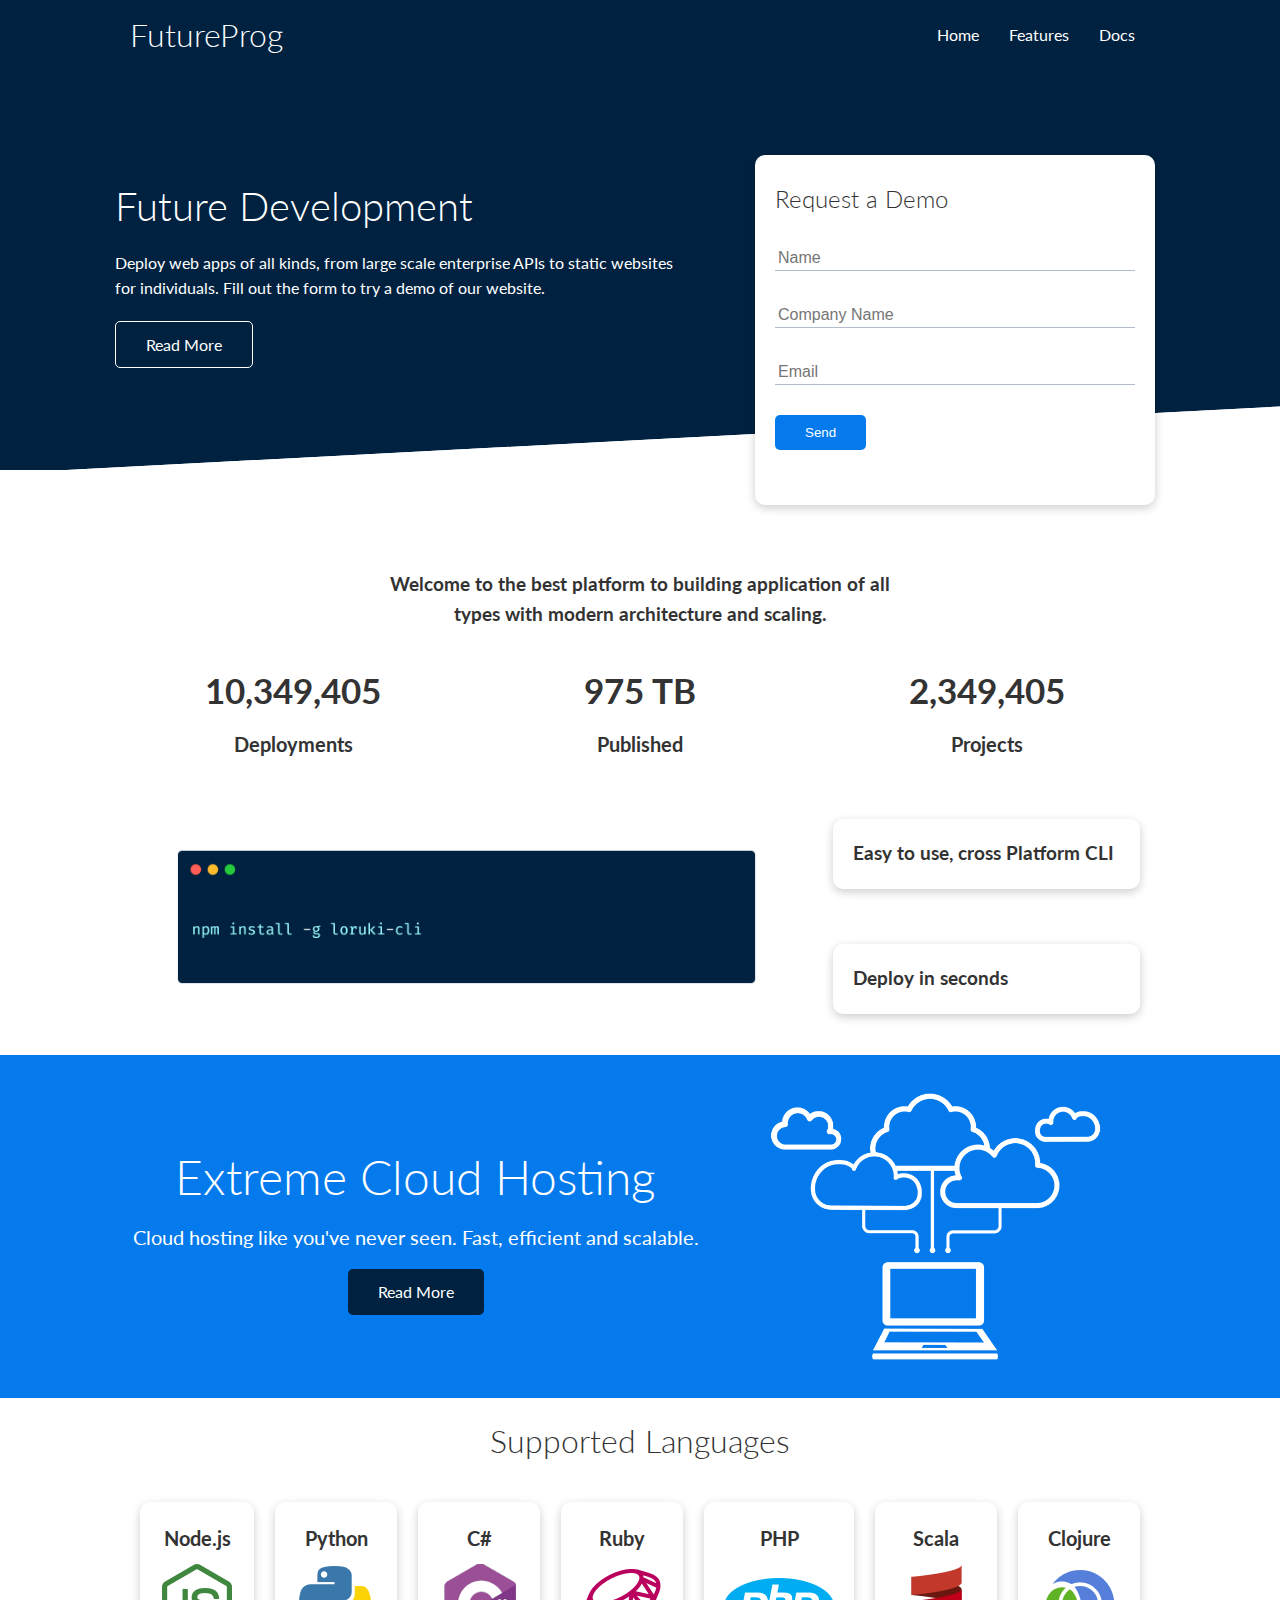
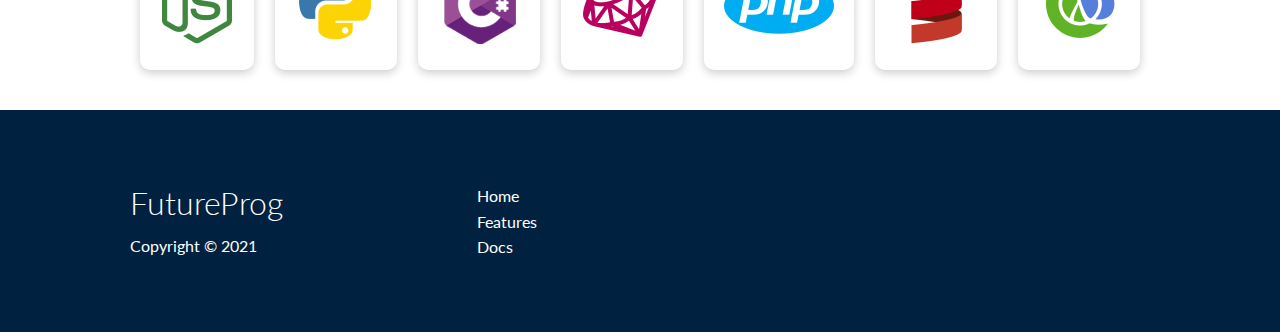
<file: index.html>
<!DOCTYPE html>
<html lang="en">
<head>
    <meta charset="UTF-8">
    <meta http-equiv="X-UA-Compatible" content="IE=edge">
    <meta name="viewport" content="width=device-width, initial-scale=1.0">
    
    <link rel="stylesheet" href="https://cdnjs.cloudflare.com/ajax/libs/font-awesome/5.15.3/css/all.min.css" integrity="sha512-iBBXm8fW90+nuLcSKlbmrPcLa0OT92xO1BIsZ+ywDWZCvqsWgccV3gFoRBv0z+8dLJgyAHIhR35VZc2oM/gI1w==" crossorigin="anonymous" referrerpolicy="no-referrer" />

    <link rel="stylesheet" href="css/style.css">

    <title>FutureProg</title>
</head>
<body>
    <!-- Navbar -->

    <div class="navbar">
        <div class="container flex">
            <h1 class="logo">FutureProg</h1>
        
        <nav>
            <ul>
                <li><a href="index.html">Home</a></li>
                <li><a href="features.html">Features</a></li>
                <li><a href="docs.html">Docs</a></li>
            </ul>
        </nav>
       </div>
    </div>

    <!-- Showcase -->
    <section class="showcase">
        <div class="container grid">
            <div class="showcase-text">
                <h1>Future Development</h1>
                <p>Deploy web apps of all kinds, from
                    large scale enterprise APIs to static
                    websites for individuals. Fill out the
                    form to try a demo of our website.
                </p>
                <a href="features.html" class="btn btn-outline">Read More</a>
            </div>

            <div class="showcase-form card">
                <h2>Request a Demo</h2>
                <form>
                    <div class="form-control">
                        <input type="text" name="name" placeholder="Name" required>
                    </div>
                    <div class="form-control">
                        <input type="text" name="company" placeholder="Company Name" required>
                    </div>
                    <div class="form-control">
                        <input type="email" name="email" placeholder="Email" required>
                    </div>

                    <input type="submit" value="Send" class="btn btn-primary">
                </form>
            </div>
        </div>
    </section>

    <!-- Stats -->

    <section class="stats">
        <div class="container">
            <h3 class="stats-heading text-center my-1">
                Welcome to the best platform to building application
                of all types with modern architecture and scaling.
            </h3>

            <div class="grid grid-3 text-center my-3">
                <div>
                    <i class="fas fa-server fa-3x"></i>
                    <h3>10,349,405</h3>
                    <p class="text-secondary">Deployments</p>
                </div>
                <div>
                    <i class="fas fa-upload fa-3x"></i>
                    <h3>975 TB</h3>
                    <p class="text-secondary">Published</p>
                </div>
                <div>
                    <i class="fas fa-project-diagram fa-3x"></i>
                    <h3>2,349,405</h3>
                    <p class="text-secondary">Projects</p>
                </div>
            </div>
        </div>
    </section>

    <section class="cli">
        <div class="container grid">
            <img src="images/cli.png" alt="">
            <div class="card">
                <h3>Easy to use, cross Platform CLI</h3>
            </div>
            <div class="card">
                <h3>Deploy in seconds</h3>
            </div>
        </div>
    </section>


    <!-- Cloud -->

    <section class="cloud bg-primary my-2 py-2">
              <div class="container grid">
                  <div class="text-center">
                      <h2 class="lg">Extreme Cloud Hosting</h2>
                      <p class="lead my-1">Cloud hosting like you've never seen.
                          Fast, efficient and scalable.
                      </p>
                      <a href="features.html" class="btn btn-dark">Read More</a>
                  </div>
                  <img src="images/cloud.png" alt="">
              </div>
    </section>
    <!-- Languages -->

    <section class="languages">
        <h2 class="md text-center my-2">
            Supported Languages
        </h2>
        <div class="container flex">
            <div class="card">
                <h4>Node.js</h4>
                <img src="images/logos/node.png" alt="">
            </div>
            <div class="card">
                <h4>Python</h4>
                <img src="images/logos/python.png" alt="">
            </div>
            <div class="card">
                <h4>C#</h4>
                <img src="images/logos/csharp.png" alt="">
            </div>
            <div class="card">
                <h4>Ruby</h4>
                <img src="images/logos/ruby.png" alt="">
            </div>
            <div class="card">
                <h4>PHP</h4>
                <img src="images/logos/php.png" alt="">
            </div>
            <div class="card">
                <h4>Scala</h4>
                <img src="images/logos/scala.png" alt="">
            </div>
            <div class="card">
                <h4>Clojure</h4>
                <img src="images/logos/clojure.png" alt="">
            </div>
        </div>
    </section>

    <!-- Footer -->

    <footer class="footer bg-dark py-5">
        <div class="container grid grid-3">
            <div>
                <h1>FutureProg</h1>
                <p>Copyright &copy; 2021</p>
            </div>
            <nav>
                <ul>
                    <li><a href="index.html">Home</a></li>
                    <li><a href="features.html">Features</a></li>
                    <li><a href="docs.html">Docs</a></li>
                </ul>
            </nav>

            <div class="social">
                <a href="#"><i class="fab fa-github fa-2x"></i></a>
                <a href="#"><i class="fab fa-facebook fa-2x"></i></a>
                <a href="#"><i class="fab fa-instagram fa-2x"></i></a>
                <a href="#"><i class="fab fa-twitter fa-2x"></i></a>
            </div>
        </div>
    </footer>
</body>
</html>
</file>
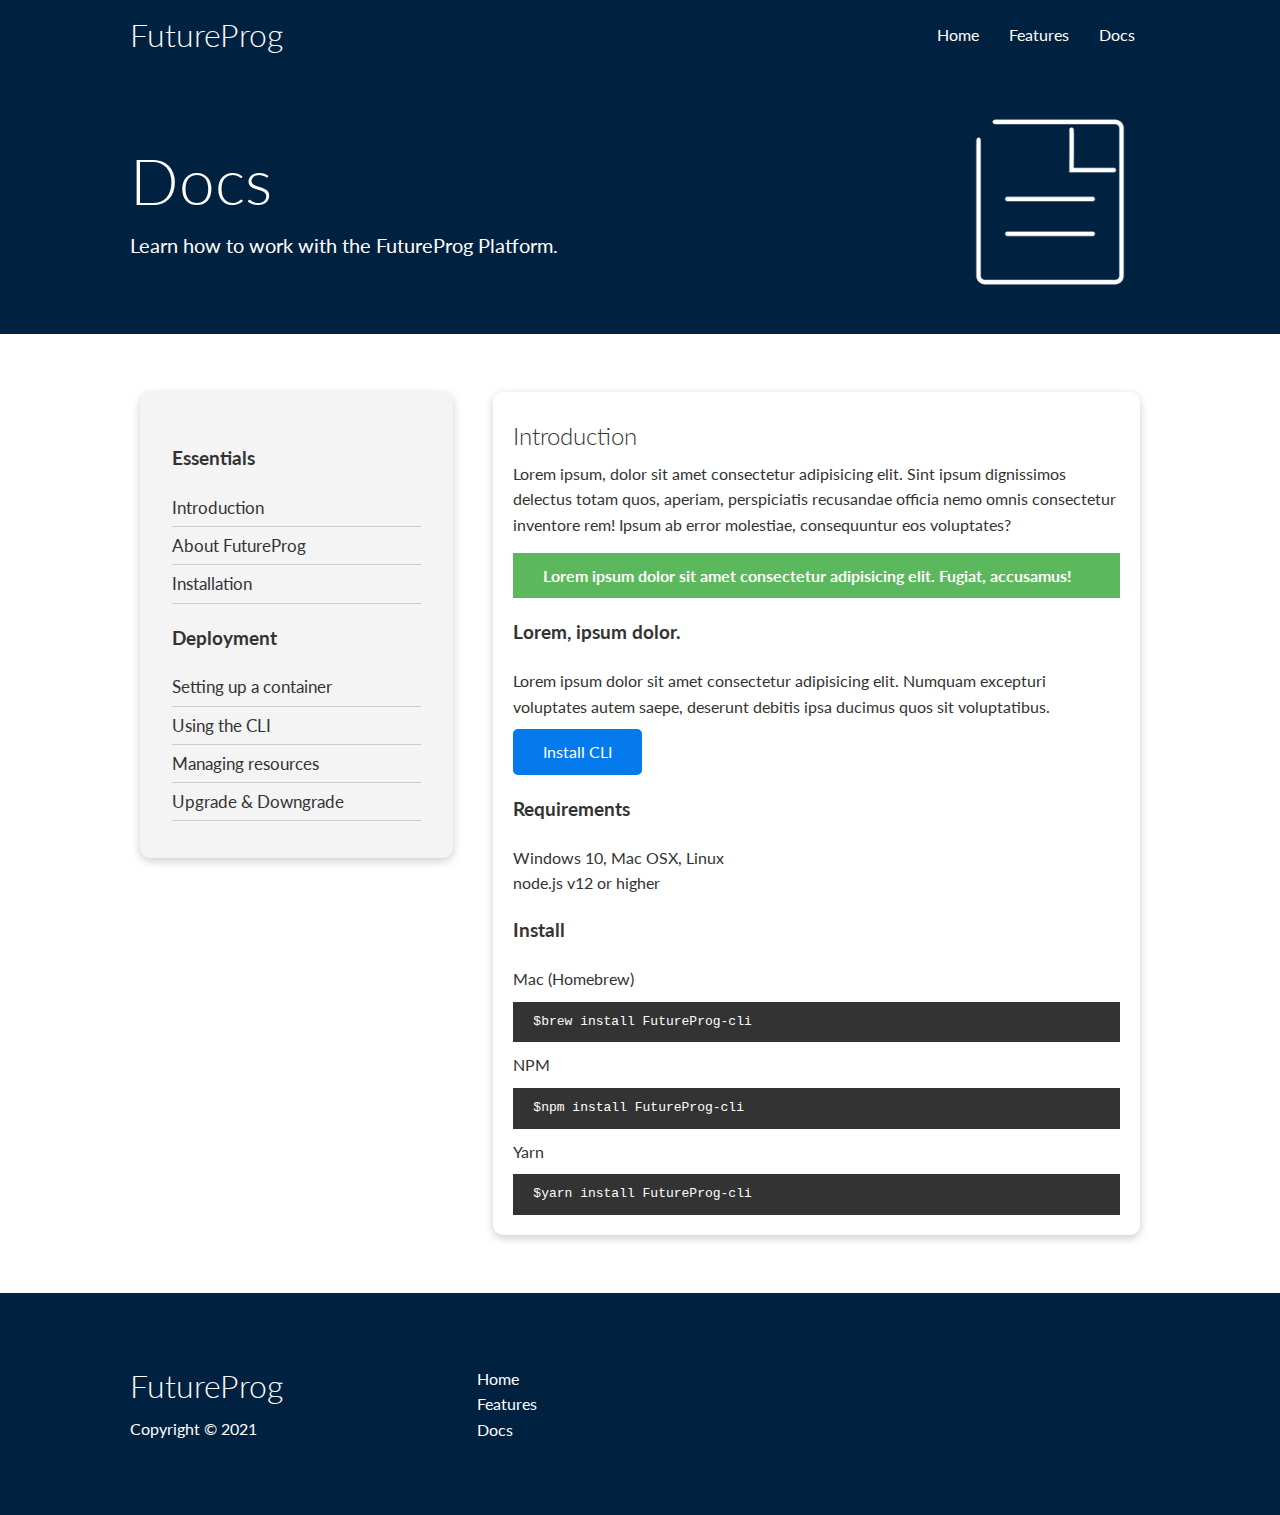
<file: docs.html>
<!DOCTYPE html>
<html lang="en">
<head>
    <meta charset="UTF-8">
    <meta http-equiv="X-UA-Compatible" content="IE=edge">
    <meta name="viewport" content="width=device-width, initial-scale=1.0">
    
    <link rel="stylesheet" href="https://cdnjs.cloudflare.com/ajax/libs/font-awesome/5.15.3/css/all.min.css" integrity="sha512-iBBXm8fW90+nuLcSKlbmrPcLa0OT92xO1BIsZ+ywDWZCvqsWgccV3gFoRBv0z+8dLJgyAHIhR35VZc2oM/gI1w==" crossorigin="anonymous" referrerpolicy="no-referrer" />

    <link rel="stylesheet" href="css/style.css">

    <title>FutureProg</title>
</head>
<body>
    <!-- Navbar -->

    <div class="navbar">
        <div class="container flex">
            <h1 class="logo">FutureProg</h1>
        
        <nav>
            <ul>
                <li><a href="index.html">Home</a></li>
                <li><a href="features.html">Features</a></li>
                <li><a href="docs.html">Docs</a></li>
            </ul>
        </nav>
       </div>
    </div>
    
    <!--Docs Head -->

    <section class="docs-head bg-dark py-3">
        <div class="container grid">
            <div>
            <h1 class="xl">Docs</h1>
            <p class="lead">Learn how to work with the FutureProg Platform.
            </p>
        </div>
        <img src="images/docs.png" alt="">
        </div>
    </section>
   

    <section class="docs-main my-4">
        <div class="container grid">
            <div class="card bg-light p-3">
                <h3 class="my-2">Essentials</h3>
                 <nav>
                     <ul>
                         <li><a href="#">Introduction</a></li>
                         <li><a href="#">About FutureProg</a></li>
                         <li><a href="#">Installation</a></li>
                     </ul>
                 </nav>
                <h3 class="my-2">Deployment</h3>
                 <nav>
                     <ul>
                         <li><a href="#">Setting up a container</a></li>
                         <li><a href="#">Using the CLI</a></li>
                         <li><a href="#">Managing resources</a></li>
                         <li><a href="#">Upgrade & Downgrade</a></li>
                     </ul>
                 </nav>
            </div>
            <div class="card">
                <h2>Introduction</h2>
                <p>Lorem ipsum, dolor sit amet consectetur adipisicing elit.
                  Sint ipsum dignissimos delectus totam quos, aperiam,
                  perspiciatis recusandae officia nemo omnis consectetur
                  inventore rem! Ipsum ab error molestiae, consequuntur eos voluptates?</p>

                  <div class="alert alert-success">
                      <i class="fas fa-info"></i> Lorem ipsum dolor sit amet consectetur 
                      adipisicing elit. Fugiat, accusamus!
                  </div>
                  <h3>Lorem, ipsum dolor.</h3>
                  <p>Lorem ipsum dolor sit amet consectetur 
                      adipisicing elit. Numquam excepturi 
                      voluptates autem saepe, deserunt debitis 
                      ipsa ducimus quos sit voluptatibus.</p>

                    <a href="#" class="btn btn-primary">Install CLI</a>

                    <h3>Requirements</h3>
                    <ul>
                        <li>Windows 10, Mac OSX, Linux</li>
                        <li>node.js v12 or higher</li>
                    </ul>

                    <h3>Install</h3>
                    <p>Mac (Homebrew)</p>
                    <pre><code>$brew install FutureProg-cli</code></pre>
                    <p>NPM</p>
                    <pre><code>$npm install FutureProg-cli</code></pre>
                    <p>Yarn</p>
                    <pre><code>$yarn install FutureProg-cli</code></pre>
            </div>
        </div>
    </section>


  
    <!-- Footer -->

    <footer class="footer bg-dark py-5">
        <div class="container grid grid-3">
            <div>
                <h1>FutureProg</h1>
                <p>Copyright &copy; 2021</p>
            </div>
            <nav>
                <ul>
                    <li><a href="index.html">Home</a></li>
                    <li><a href="features.html">Features</a></li>
                    <li><a href="docs.html">Docs</a></li>
                </ul>
            </nav>

            <div class="social">
                <a href="#"><i class="fab fa-github fa-2x"></i></a>
                <a href="#"><i class="fab fa-facebook fa-2x"></i></a>
                <a href="#"><i class="fab fa-instagram fa-2x"></i></a>
                <a href="#"><i class="fab fa-twitter fa-2x"></i></a>
            </div>
        </div>
    </footer>
</body>
</html>
</file>
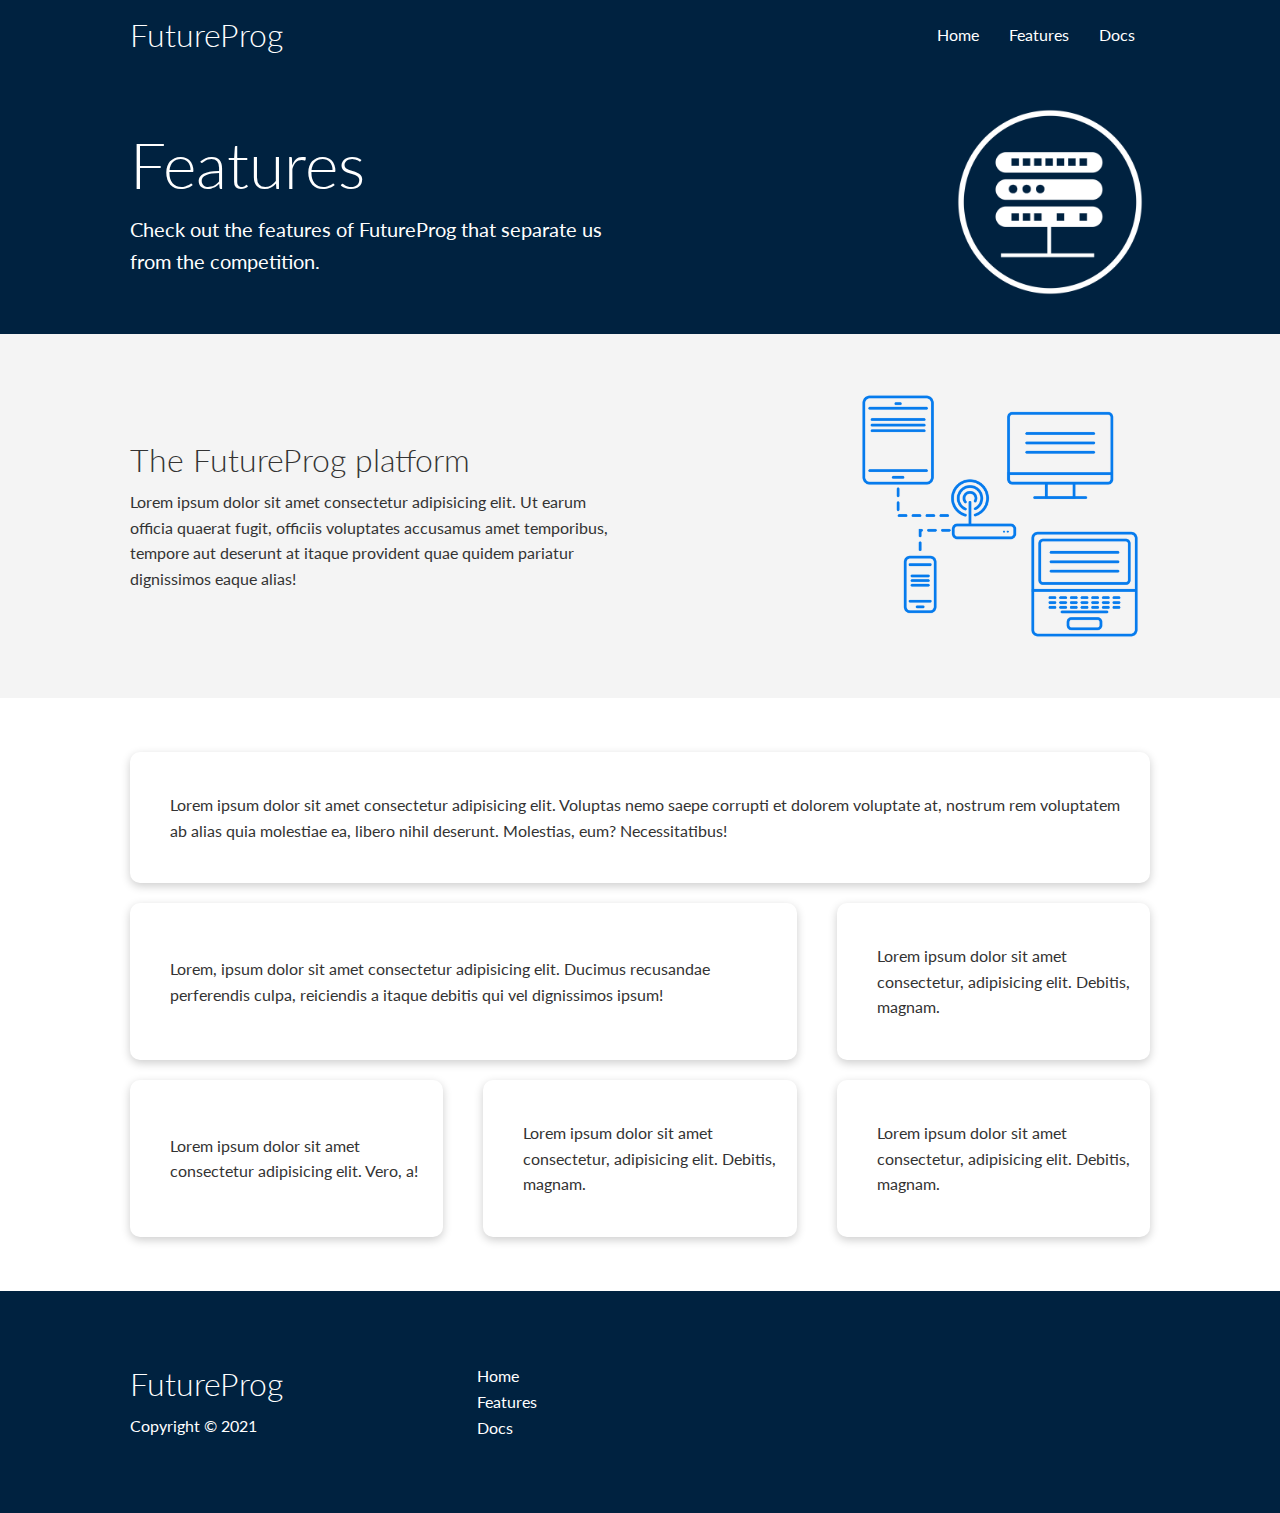
<file: features.html>
<!DOCTYPE html>
<html lang="en">
<head>
    <meta charset="UTF-8">
    <meta http-equiv="X-UA-Compatible" content="IE=edge">
    <meta name="viewport" content="width=device-width, initial-scale=1.0">
    
    <link rel="stylesheet" href="https://cdnjs.cloudflare.com/ajax/libs/font-awesome/5.15.3/css/all.min.css" integrity="sha512-iBBXm8fW90+nuLcSKlbmrPcLa0OT92xO1BIsZ+ywDWZCvqsWgccV3gFoRBv0z+8dLJgyAHIhR35VZc2oM/gI1w==" crossorigin="anonymous" referrerpolicy="no-referrer" />

    <link rel="stylesheet" href="css/style.css">

    <title>FutureProg</title>
</head>
<body>
    <!-- Navbar -->

    <div class="navbar">
        <div class="container flex">
            <h1 class="logo">FutureProg</h1>
        
        <nav>
            <ul>
                <li><a href="index.html">Home</a></li>
                <li><a href="features.html">Features</a></li>
                <li><a href="docs.html">Docs</a></li>
            </ul>
        </nav>
       </div>
    </div>
    
    <!-- Head -->

    <section class="features-head bg-dark py-3">
        <div class="container grid">
            <div>
            <h1 class="xl">Features</h1>
            <p class="lead">Check out the features of FutureProg
                that separate us from the competition.
            </p>
        </div>
        <img src="images/server.png" alt="">
        </div>
    </section>

    <!-- Sub Head -->

    <section class="features-sub-head bg-light py-3">
        <div class="container grid">
            <div>
                <h1 class="md">The FutureProg platform</h1>
                <p class>Lorem ipsum dolor sit amet consectetur adipisicing elit. 
                    Ut earum officia quaerat fugit, officiis voluptates accusamus amet temporibus, 
                    tempore aut deserunt at itaque provident quae quidem pariatur dignissimos eaque alias!
                </p>
            </div>
            <img src="images/server2.png" alt="">
        </div>
    </section>

    <!-- Main -->

    <section class="features-main my-2">
        <div class="container grid grid-3">
            <div class="card flex">
                <i class="fas fa-server fa-3x"></i>
                <p>Lorem ipsum dolor sit amet consectetur adipisicing elit. Voluptas nemo saepe corrupti et dolorem voluptate at, nostrum rem voluptatem ab alias quia molestiae ea, libero nihil deserunt. Molestias, eum? Necessitatibus!</p>
            </div>
            <div class="card flex">
                <i class="fas fa-network-wired fa-3x"></i>
                <p>
                    Lorem, ipsum dolor sit amet consectetur adipisicing elit. Ducimus
                    recusandae perferendis culpa, reiciendis a itaque debitis qui vel
                    dignissimos ipsum!
                </p>
            </div>
            <div class="card flex">
                <i class="fas fa-laptop-code fa-3x"></i>
                <p>
                    Lorem ipsum dolor sit amet consectetur, adipisicing elit. Debitis,
                    magnam.
                </p>
            </div>
            <div class="card flex">
                <i class="fas fa-database fa-3x"></i>
                <p>
                    Lorem ipsum dolor sit amet consectetur adipisicing elit. Vero, a!
                </p>
            </div>
            <div class="card flex">
                <i class="fas fa-power-off fa-3x"></i>
                <p>
                    Lorem ipsum dolor sit amet consectetur, adipisicing elit. Debitis,
                    magnam.
                </p>
            </div>
            <div class="card flex">
                <i class="fas fa-upload fa-3x"></i>
                <p>
                    Lorem ipsum dolor sit amet consectetur, adipisicing elit. Debitis,
                    magnam.
                </p>
            </div>
        </div>
    </section>
    <!-- Footer -->

    <footer class="footer bg-dark py-5">
        <div class="container grid grid-3">
            <div>
                <h1>FutureProg</h1>
                <p>Copyright &copy; 2021</p>
            </div>
            <nav>
                <ul>
                    <li><a href="index.html">Home</a></li>
                    <li><a href="features.html">Features</a></li>
                    <li><a href="docs.html">Docs</a></li>
                </ul>
            </nav>

            <div class="social">
                <a href="#"><i class="fab fa-github fa-2x"></i></a>
                <a href="#"><i class="fab fa-facebook fa-2x"></i></a>
                <a href="#"><i class="fab fa-instagram fa-2x"></i></a>
                <a href="#"><i class="fab fa-twitter fa-2x"></i></a>
            </div>
        </div>
    </footer>
</body>
</html>
</file>
<file: css/style.css>
@import url('https://fonts.googleapis.com/css2?family=Lato:wght@300&display=swap');


:root{
    --primary-color:#047aed;
    --secondary-color:#1c3fa8;
    --dark-color:#002240;
    --light-color:#f4f4f4;
    --success-color:#5cb85c;
    --error-color:#d9534f;
}

*{
    box-sizing: border-box;
    padding: 0;
    margin: 0;
}

body{
    font-family: "Lato", sans-serif;
    color: #333;
    line-height: 1.6;
}

ul{
    list-style-type: none;

}

a{
    text-decoration: none;
    color: #333;
}

h1,
h2{
    font-weight: 300;
    line-height: 1.2;
    margin: 10px 0;
}

p{
    margin: 10px 0;
}

img{
    width: 100%;
}

code,pre{
    background-color: #333;
    padding: 10px;
    color: #fff;
}
/* Navbar */
.navbar{
    background-color: var(--dark-color);
    color: #fff;
    height: 70px;
}

.navbar ul{
    display: flex;
}

.navbar a{
    color: #fff;
    padding: 10px;
    margin: 0 5px;
}

.navbar a:hover{
    border-bottom: 2px solid #fff;
}

.navbar .flex{
    justify-content: space-between;
}

/* Showcase */

.showcase{
    height: 400px;
    background-color: var(--dark-color);
    color: #fff;
    position: relative;
}

.showcase h1{
    font-size: 40px;
}

.showcase p{
    margin: 20px 0;
}

.showcase .grid{
    overflow: visible;
    grid-template-columns: 55% 45%;
    gap: 30px;
}

.showcase-text{
    animation: slideInFromLeft 1s ease-in;
}

.showcase-form{
    position: relative;
    top: 60px;
    height: 350px;
    width: 400px;
    padding: 40px;
    z-index: 100;
    justify-self: flex-end;
    animation: slideInFromRight 1s ease-in;
}

.showcase-form .form-control{
    margin: 30px 0;
}

.showcase-form input[type='text'],
.showcase-form input[type='email']{
    border: none;
    border-bottom: 1px solid #b4becb;
    width: 100%;
    padding: 3px;
    font-size: 16px;
}

.showcase-form input:focus{
    outline: none;
}

.showcase::before,
.showcase::after{
    content: '';
    position: absolute;
    height: 100px;
    bottom: -70px;
    left: 0;
    right: 0;
    background-color: #fff;
    transform: skewY(-3deg);
    -webkit-transform: skewY(-3deg);
    -moz-transform: skewY(-3deg);
    -ms-transform: skewY(-3deg);
}

/* stats */

.stats{
    padding-top: 100px;
    animation: slideInFromBottom 1s ease-in;
}

.stats .stats-heading{
    max-width: 500px;
    margin: 0 auto;
}

.stats .grid h3{
    font-size: 35px;
}

.stats .grid p{
    font-size: 20px;
    font-weight: bold;
}

/* CLI */

.cli .grid{
    grid-template-columns: repeat(3, 1fr);
    grid-template-rows: repeat(2, 1fr);
}

.cli .grid img{
    grid-column: 1/span 2;
    grid-row: 1/span 2;
}


/* Cloud */

.cloud .grid{
    grid-template-columns: 4fr 3fr;
}

/* Languages */

.languages .flex{
    flex-wrap: wrap;
}

.languages .card{
    text-align: center;
    margin: 18px 10px 40px;
    transition: transform 0.2s ease-in;
}

.languages .card h4{
    font-size: 20px;
    margin-bottom: 10px;
}

.languages .card:hover{
    transform:translateY(-15px);
}


/* Features */

.features-head img{
    width: 200px;
    justify-self: flex-end;
}
.features-sub-head img{
    width: 300px;
    justify-self: flex-end;
}

.features-main .card>i{
    margin-right: 20px;
}

.features-main .grid{
    padding: 30px;
}

.features-main .card:first-child{
    grid-column: 1/span 3;
}


.features-main .card:nth-child(2){
    grid-column: 1/span 2;
}


/* Docs */
.docs-head img{
    width: 200px;
    justify-self: flex-end;
}

.docs-main h3{
    margin: 20px 0;
}

.docs-main .grid{
    grid-template-columns: 1fr 2fr;
    align-items: flex-start;
}

.docs-main nav li{
    font-size: 17px;
    padding-bottom: 5px;
    margin-bottom: 5px;
    border-bottom: 1px solid #ccc;

}

.docs-main a:hover{
    font-weight: bold;
}
/* Footer */

.footer .social a{
    margin:0 10px;
}

/* Animation */

@keyframes slideInFromLeft{
         0%{
             transform: translateX(-100%);
         }
         100%{
             transform: translateX(0);
         }
}
@keyframes slideInFromRight{
         0%{
             transform: translateX(100%);
         }
         100%{
             transform: translateX(0);
         }
}
@keyframes slideInFromTop{
         0%{
             transform: translateY(-100%);
         }
         100%{
             transform: translateY(0);
         }
}
@keyframes slideInFromBottom{
         0%{
             transform: translateY(100%);
         }
         100%{
             transform: translateY(0);
         }
}

/* Tablet and under */

@media (max-width:780px){
    .grid,
    .showcase .grid,
    .stats .grid,
    .cli .grid,
    .cloud .grid,
    .features-head .grid,
    .features-sub-head .grid,
    .docs-head .grid,
    .docs-main .grid{
        grid-template-columns: 1fr;
        grid-template-rows: 1fr;
    }
    .showcase{
        height: auto;
    }
    .showcase-text{
        text-align: center;
        margin-top: 40px;
    }
    .showcase-form{
        justify-self: center;
        margin: auto;
    }
    .cli .grid img{
        grid-column: 1;
        grid-row: 1;
    }

    .features-head,
    .features-sub-head,
    .docs-head{
        text-align: center;
    }
    .features-head img,
    .features-sub-head img,
    .docs-head img{
        justify-self: center;
    }

    .features-main .grid >*:first-child,
    .features-main .grid >*:nth-child(2){
        grid-column: 1;
        width: 100%;
    }
    

}

/* Mobile  */

@media (max-width:500px){
      .navbar{
          height: 110px;
      }
      .navbar .flex{
          flex-direction: column;
      }
      .navbar ul{
          padding: 10px;
          background-color: rgba(0,0,0,0.1);
      }
}



/* Utilities */

.container{
    max-width: 1100px;
    margin: 0 auto;
    overflow: auto;
    padding: 0 40px;
}


.card{
    background-color: #fff;
    color: #333;
    border-radius: 10px;
    box-shadow: 0 3px 10px rgba(0,0,0,0.2);
    padding: 20px;
    margin: 10px;
}

.btn{
    display: inline-block;
    padding: 10px 30px;
    cursor: pointer;
    background-color: var(--primary-color);
    border: none;
    border-radius: 5px;
    color: #fff;
}

.btn-outline{
    background-color: transparent;
    border:1px solid #fff;
}

.btn:hover{
     transform: scale(0.98);
}

/* Background and colored buttons */

.bg-primary,
.btn-primary{
    background-color: var(--primary-color);
    color: #fff;
}
.bg-secondary,
.btn-secondary{
    background-color: var(--secondary-color);
    color: #fff;
}
.bg-dark,
.btn-dark{
    background-color: var(--dark-color);
    color: #fff;
}
.bg-light,
.btn-light{
    background-color: var(--light-color);
    color: #333;
}

.bg-primary a,
.btn-primary a,
.bg-secondary a,
.btn-secondary a,
.bg-dark a,
.btn-dark a{
    color: #fff;
}



.text-center{
    text-align: center;
}

/* Text Sizes */

.lead{
    font-size: 20px;
}

.sm{
    font-size: 1rem;
}
.md{
    font-size: 2rem;
}
.lg{
    font-size: 3rem;
}
.xl{
    font-size: 4rem;
}

.alert{
    background-color: var(--light-color);
    padding: 10px 20px;
    font-weight: bold;
    margin: 15px 0;
}

.alert i{
    margin-right: 10px;
}

.alert-success{
    background-color: var(--success-color);
    color:#fff;
}

.flex{
    display: flex;
    justify-content: space-between;
    align-items: center;
    height: 100%;
}

.grid{
    display: grid;
    grid-template-columns: repeat(2, 1fr);
    gap: 20px;
    justify-content: center;
    align-items: center;
    height: 100%;
}

.grid-3{
    grid-template-columns: repeat(3, 1fr);
}

/* Margin */

.my-1{
    margin: 1rem 0;
}

.my-2{
    margin: 1.5rem 0;
}


.my-3{
    margin: 2rem 0;
}

.my-4{
    margin: 3rem 0;
}

.my-5{
    margin: 4rem 0;
}
.m-1{
 margin: 1rem;
}
.m-2{
 margin: 1.5rem;
}
.m-3{
 margin: 2rem;
}
.m-4{
 margin: 3rem;
}
.m-5{
 margin: 4rem;
}

/* Padding*/

.py-1{
    padding: 1rem 0;
}

.py-2{
    padding: 1.5rem 0;
}


.py-3{
    padding: 2rem 0;
}

.py-4{
    padding: 3rem 0;
}

.py-5{
    padding: 4rem 0;
}
.p-1{
 padding: 1rem;
}
.p-2{
 padding: 1.5rem;
}
.p-3{
 padding: 2rem;
}
.p-4{
 padding: 3rem;
}
.p-5{
 padding: 4rem;
}
</file>
